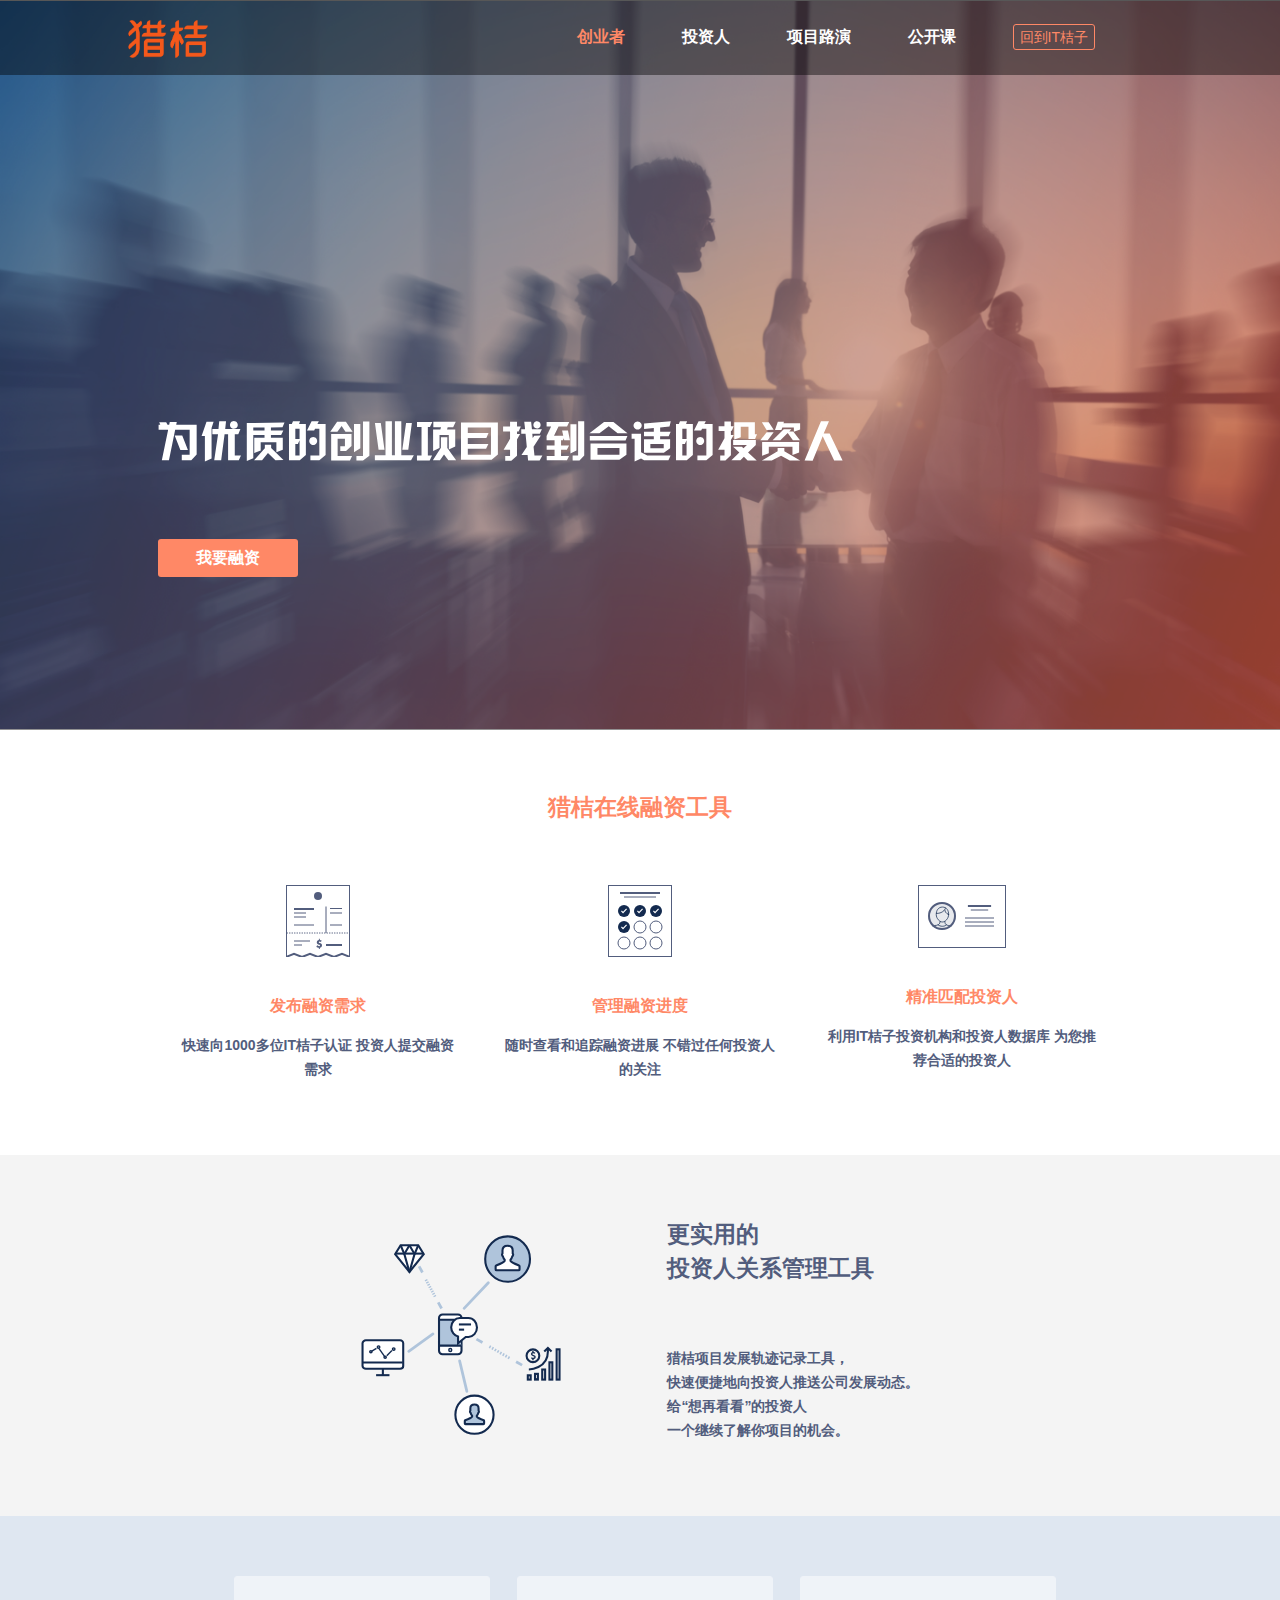
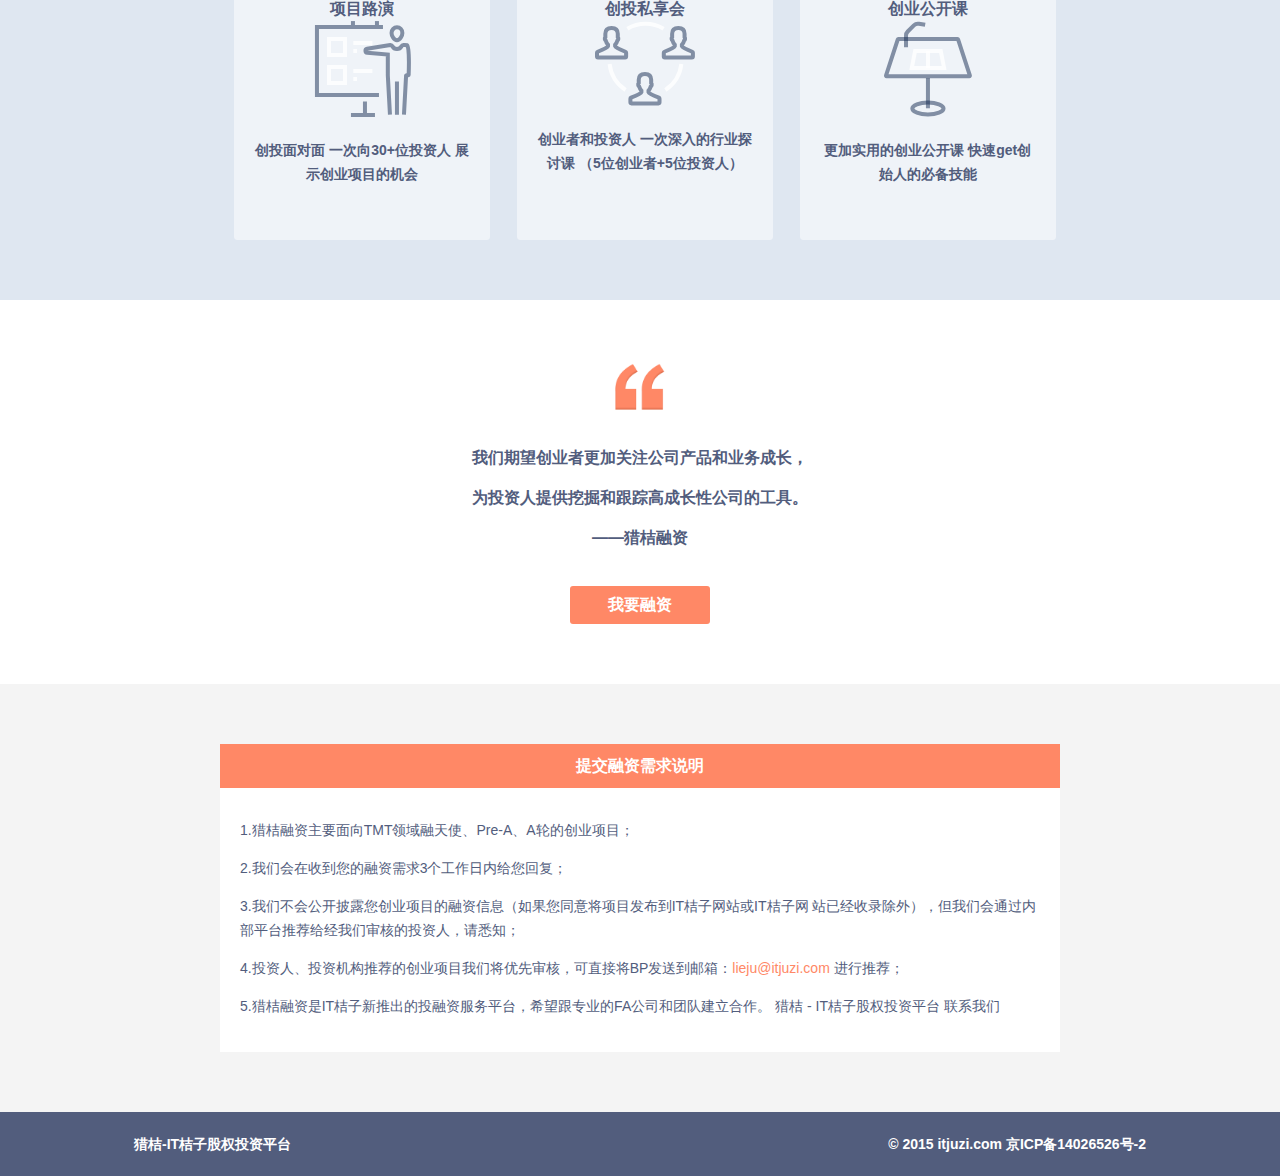
<file: -_2015-/entrepreneur/index.html>
<!DOCTYPE html>
<html lang="en">

<head>
    <meta charset="UTF-8">
    <link rel="stylesheet" href="css/normalise.css">
    <link rel="stylesheet" href="css/style.css" />
    <link href="http://itjuzi.com/asset/app/favicon.png" rel="icon" async="async" type="image">
    <meta name="viewport" content="width=device-width, initial-scale=1, user-scalable=no">
    <title>猎桔-创业者</title>
</head>

<body>
    <div class="entrepreneur">
        <section class="lieju-banner">
            <nav>
                <div class="lieju-content">
                    <a href="http://itjuzi.com/special/lieju/"> <img src="images/lieju_logo.svg" alt="logo" class="logo" /></a>
                    <ul>
                        <li><a href="javascript:void(0)" class="orange">创业者</a></li>
                        <li><a href="http://itjuzi.com/special/lieju-investor/">投资人</a></li>
                        <li><a href="http://itjuzi.com/special/luyan">项目路演</a></li>
                        <li><a href="http://itjuzi.com/special/public-class/">公开课</a></li>
                        <li><a href="http://www.itjuzi.com" class="back">回到IT桔子</a></li>
                    </ul>
                </div>
            </nav>
            <div class="lieju-content">
                <article>
                    <p><img src="images/TITLE 2(1).svg"></p>
                    <span><a href="http://itjuzi.com/ljinvst/index" class="apply">我要融资</a></span>
                </article>
            </div>
        </section>
        <section class="lieju-item lieju-content">
            <h3 class="orange">猎桔在线融资工具</h3>
            <article>
                <a href="javascript:void(#)"><img src="images/feature_1.svg" alt="发布融资需求" /></a>
                <h4><a href="javascript:void(#)">发布融资需求</a></h4>
                <p>快速向1000多位IT桔子认证 投资人提交融资需求</p>
            </article>
            <article>
                <a href="javascript:void(#)"><img src="images/fearture_2.svg" alt="管理融资进度" /></a>
                <h4><a href="javascript:void(#)">管理融资进度</a></h4>
                <p>随时查看和追踪融资进展 不错过任何投资人的关注</p>
            </article>
            <article>
                <a href="javascript:void(#)"><img src="images/feature_3.svg" alt="精准匹配投资人" /></a>
                <h4><a href="javascript:void(#)">精准匹配投资人</a></h4>
                <p>利用IT桔子投资机构和投资人数据库 为您推荐合适的投资人</p>
            </article>
        </section>
        <section class="lieju-assistant">
            <div class="lieju-content">
                <img src="images/fearure_4_relation.svg" alt="relation" />
                <div class="gongju">
                    <h3>更实用的</br>投资人关系管理工具 </h3>
                    <p>猎桔项目发展轨迹记录工具，</br> 快速便捷地向投资人推送公司发展动态。</br> 给“想再看看”的投资人 </br>一个继续了解你项目的机会。</p>
                </div>
            </div>
        </section>
        <section class="lieju-item2">
            <div class="lieju-content">
                <a href="http://itjuzi.com/special/luyan">
                    <article>
                        <h4>项目路演</h4>
                        <img src="images/blue_feature_1.svg" alt="项目路演" />
                        <p>创投面对面 一次向30+位投资人 展示创业项目的机会</p>
                    </article>
                </a>
                <a href="javascript:void(#)">
                    <article>
                        <h4>创投私享会</h4>
                        <img src="images/blue_feature_2.svg" alt="创投私享会" />
                        <p>创业者和投资人 一次深入的行业探讨课 （5位创业者+5位投资人）</p>
                    </article>
                </a>
                <a href="javascript:void(#)">
                    <article>
                        <h4>创业公开课</h4>
                        <img src="images/blue_feature_3.svg" alt="创业公开课" />
                        <p>更加实用的创业公开课 快速get创始人的必备技能</p>
                    </article>
                </a>
            </div>
        </section>
        <section class="lieju-financing lieju-content">
            <img src="images/quotes_12.png" alt="猎桔融资" class="quotes" />
            <p>我们期望创业者更加关注公司产品和业务成长，</p>
            <p>为投资人提供挖掘和跟踪高成长性公司的工具。</p>
            <p>——猎桔融资</p>
            <span><a href="http://itjuzi.com/ljinvst/index"  class="apply">我要融资</a></span>
        </section>
        <section class="lieju-waiting" id="lieju-waiting">
            <div class="footer-detail lieju-content">
                <h3>提交融资需求说明</h3>
                <p>1.猎桔融资主要面向TMT领域融天使、Pre-A、A轮的创业项目；</p>
                <p>2.我们会在收到您的融资需求3个工作日内给您回复；</p>
                <p>3.我们不会公开披露您创业项目的融资信息（如果您同意将项目发布到IT桔子网站或IT桔子网 站已经收录除外），但我们会通过内部平台推荐给经我们审核的投资人，请悉知；</p>
                <p>4.投资人、投资机构推荐的创业项目我们将优先审核，可直接将BP发送到邮箱：<span class="orange">lieju@itjuzi.com</span> 进行推荐；</p>
                <p>5.猎桔融资是IT桔子新推出的投融资服务平台，希望跟专业的FA公司和团队建立合作。 猎桔 - IT桔子股权投资平台 联系我们</p>
            </div>
        </section>
        <footer>
            <div class="bottom">
                <div class="lieju-content">
                    <p class="left">
                        <a href="http://itjuzi.com/special/lieju/">猎桔-IT桔子股权投资平台</a>
                    </p>
                    <p class="right">© 2015 itjuzi.com 京ICP备14026526号-2</p>
                </div>
            </div>
        </footer>
    </div>
</body>

</html>
</file>
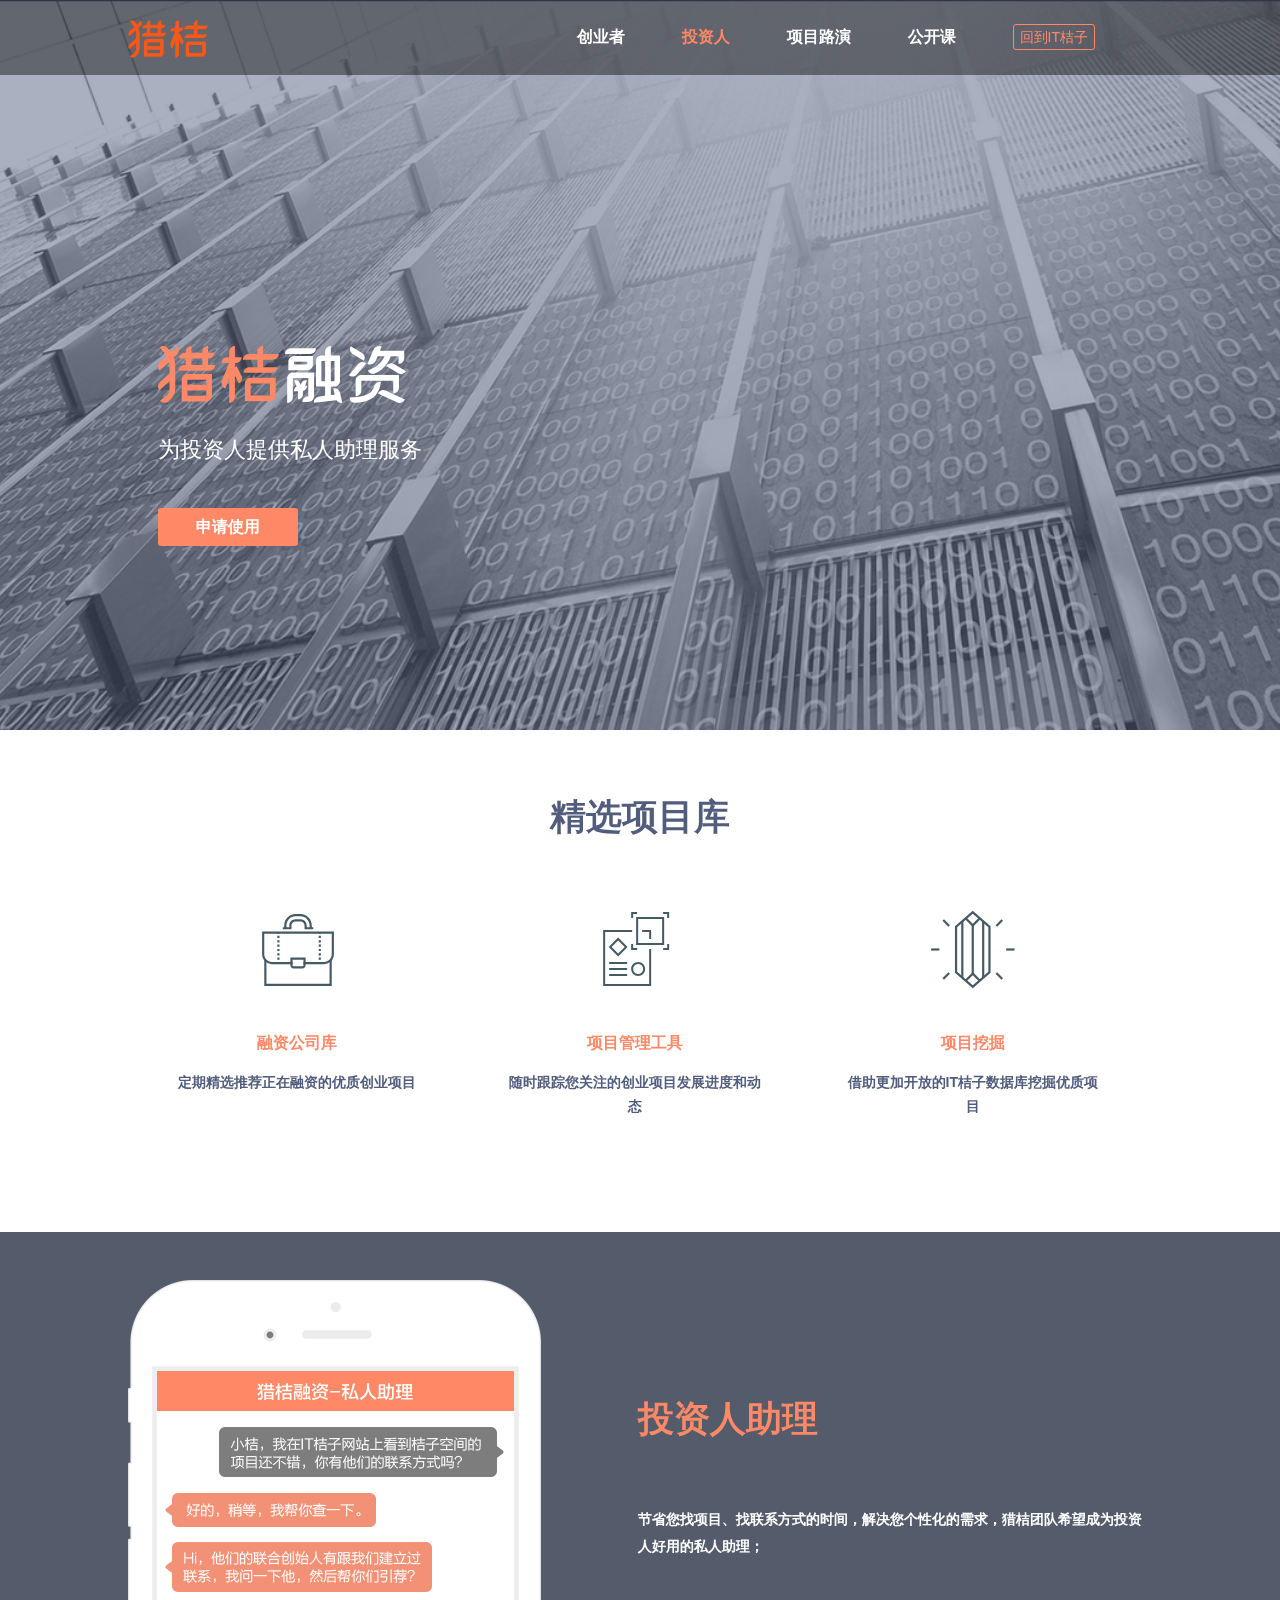
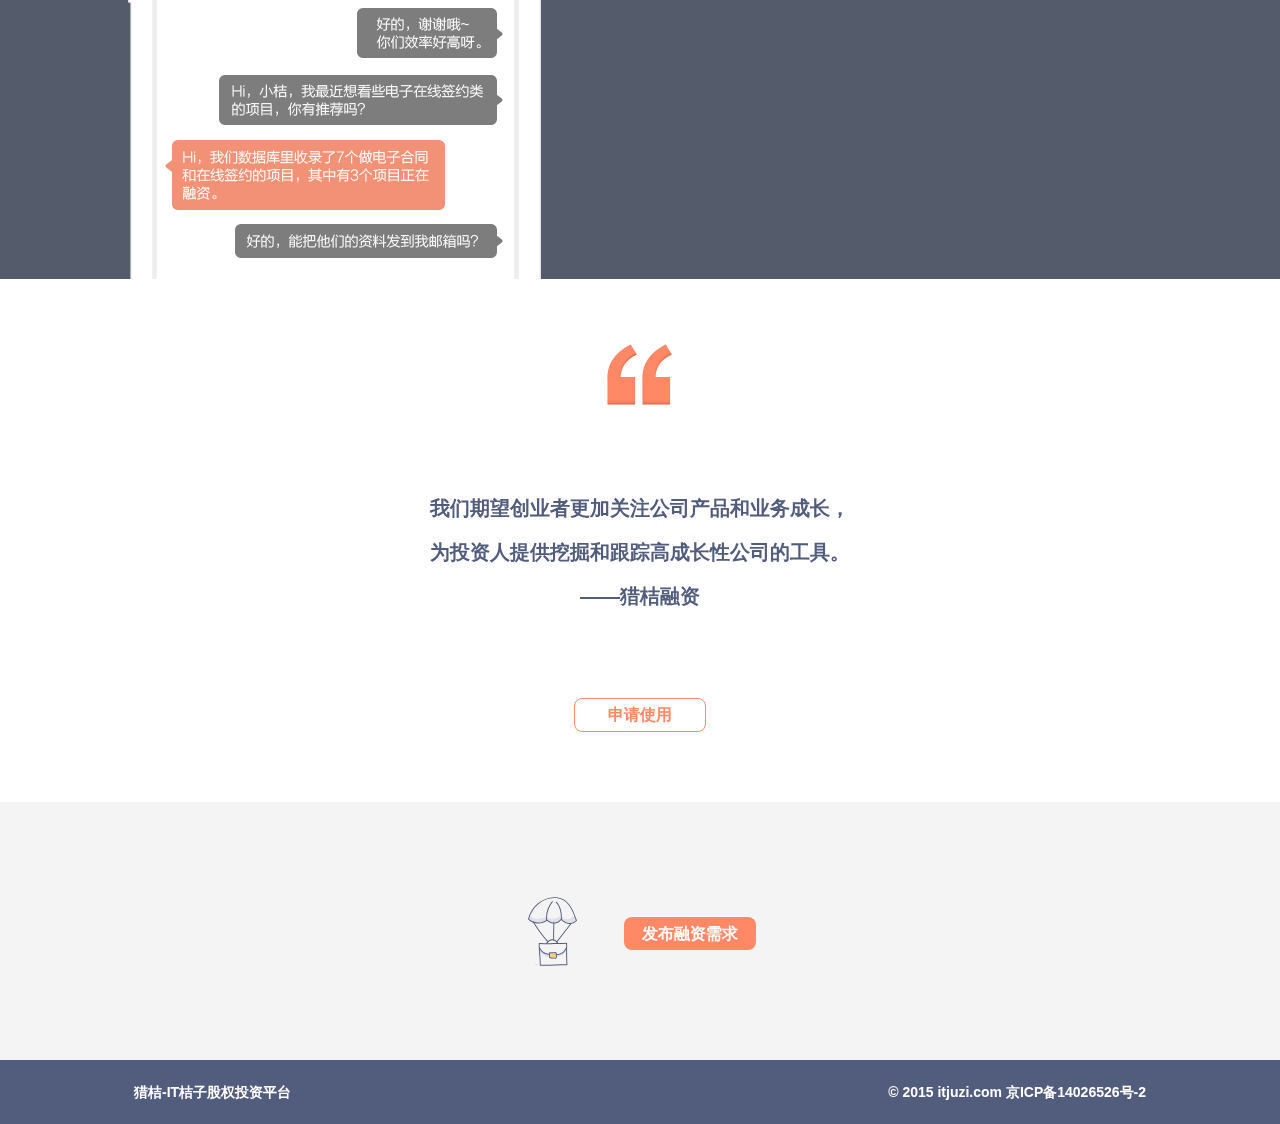
<file: -_2015-/investor/index.html>
<!DOCTYPE html>
<html lang="en">

<head>
    <meta charset="UTF-8">
    <link rel="stylesheet" href="css/normalise.css">
    <link rel="stylesheet" href="css/style.css" />
    <link href="http://itjuzi.com/asset/app/favicon.png" rel="icon" async="async" type="image">
    <meta name="viewport" content="width=device-width, initial-scale=1, user-scalable=no">
    <title>猎桔-投资人</title>
</head>

<body>
    <section class="lieju-banner">
        <nav>
            <div class="lieju-content">
                <a href="http://itjuzi.com/special/lieju/"> <img src="images/lieju_logo.svg" alt="logo" class="logo" /></a>
                <ul>
                    <li><a href="http://itjuzi.com/special/lieju/">创业者</a></li>
                    <li><a href="javascript:void(0)" class="orange">投资人</a></li>
                    <li><a href="http://itjuzi.com/special/luyan">项目路演</a></li>
                    <li><a href="http://itjuzi.com/special/public-class/">公开课</a></li>
                    <li><a href="http://www.itjuzi.com" class="back">回到IT桔子</a></li>
                </ul>
            </div>
        </nav>
        <div class="lieju-content">
            <article>
                <h1><img src="images/lieju-LOGO.svg" alt="logo" /></h1>
                <p>为投资人提供私人助理服务</p>
                <span><a href="http://form.mikecrm.com/f.php?t=8lvibk"  class="apply">申请使用</a></span>
            </article>
        </div>
    </section>
    <section class="lieju-item lieju-content">
        <h3>精选项目库</h3>
        <article>
            <a href="javascript:void(0)"><img src="images/three%20icons-2.svg" alt="精选公司库" /></a>
            <h4><a href="javascript:void(0)">融资公司库</a></h4>
            <p>定期精选推荐正在融资的优质创业项目</p>
        </article>
        <article>
            <a href="javascript:void(0)"><img src="images/three%20icons-1.svg" alt="项目管理工具" /></a>
            <h4><a href="javascript:void(0)">项目管理工具</a></h4>
            <p>随时跟踪您关注的创业项目发展进度和动态</p>
        </article>
        <article>
            <a href="javascript:void(0)"><img src="images/three%20icons-3.svg" alt="项目挖掘" /></a>
            <h4><a href="javascript:void(0)">项目挖掘</a></h4>
            <p>借助更加开放的IT桔子数据库挖掘优质项目</p>
        </article>
    </section>
    <section class="lieju-assistant">
        <div class="lieju-content">
            <div class="left"><img src="images/phone_08.png" alt="phone" /></div>
            <div class="right">
                <h3>投资人助理</h3>
                <p>节省您找项目、找联系方式的时间，解决您个性化的需求，猎桔团队希望成为投资人好用的私人助理；</p>
            </div>
        </div>
    </section>
    <section class="lieju-financing lieju-content">
        <img src="images/quotes_12.png" alt="猎桔融资" class="quotes" />
        <p>我们期望创业者更加关注公司产品和业务成长，</p>
        <p>为投资人提供挖掘和跟踪高成长性公司的工具。</p>
        <p>——猎桔融资</p>
        <span><a href="http://form.mikecrm.com/f.php?t=8lvibk"  class="apply-border">申请使用</a></span>
    </section>
    <section class="lieju-waiting" id="lieju-waiting">
        <div class="lieju-content">
            <p><a href="http://itjuzi.com/ljinvst/index" class="apply-push">发布融资需求</a></p>
        </div>
    </section>
    <footer>
        <div class="bottom">
            <div class="lieju-content">
                <p class="left">
                    <a href="http://itjuzi.com/special/lieju/">猎桔-IT桔子股权投资平台</a>
                </p>
                <p class="right">© 2015 itjuzi.com 京ICP备14026526号-2</p>
            </div>
        </div>
    </footer>
</body>

</html>
</file>
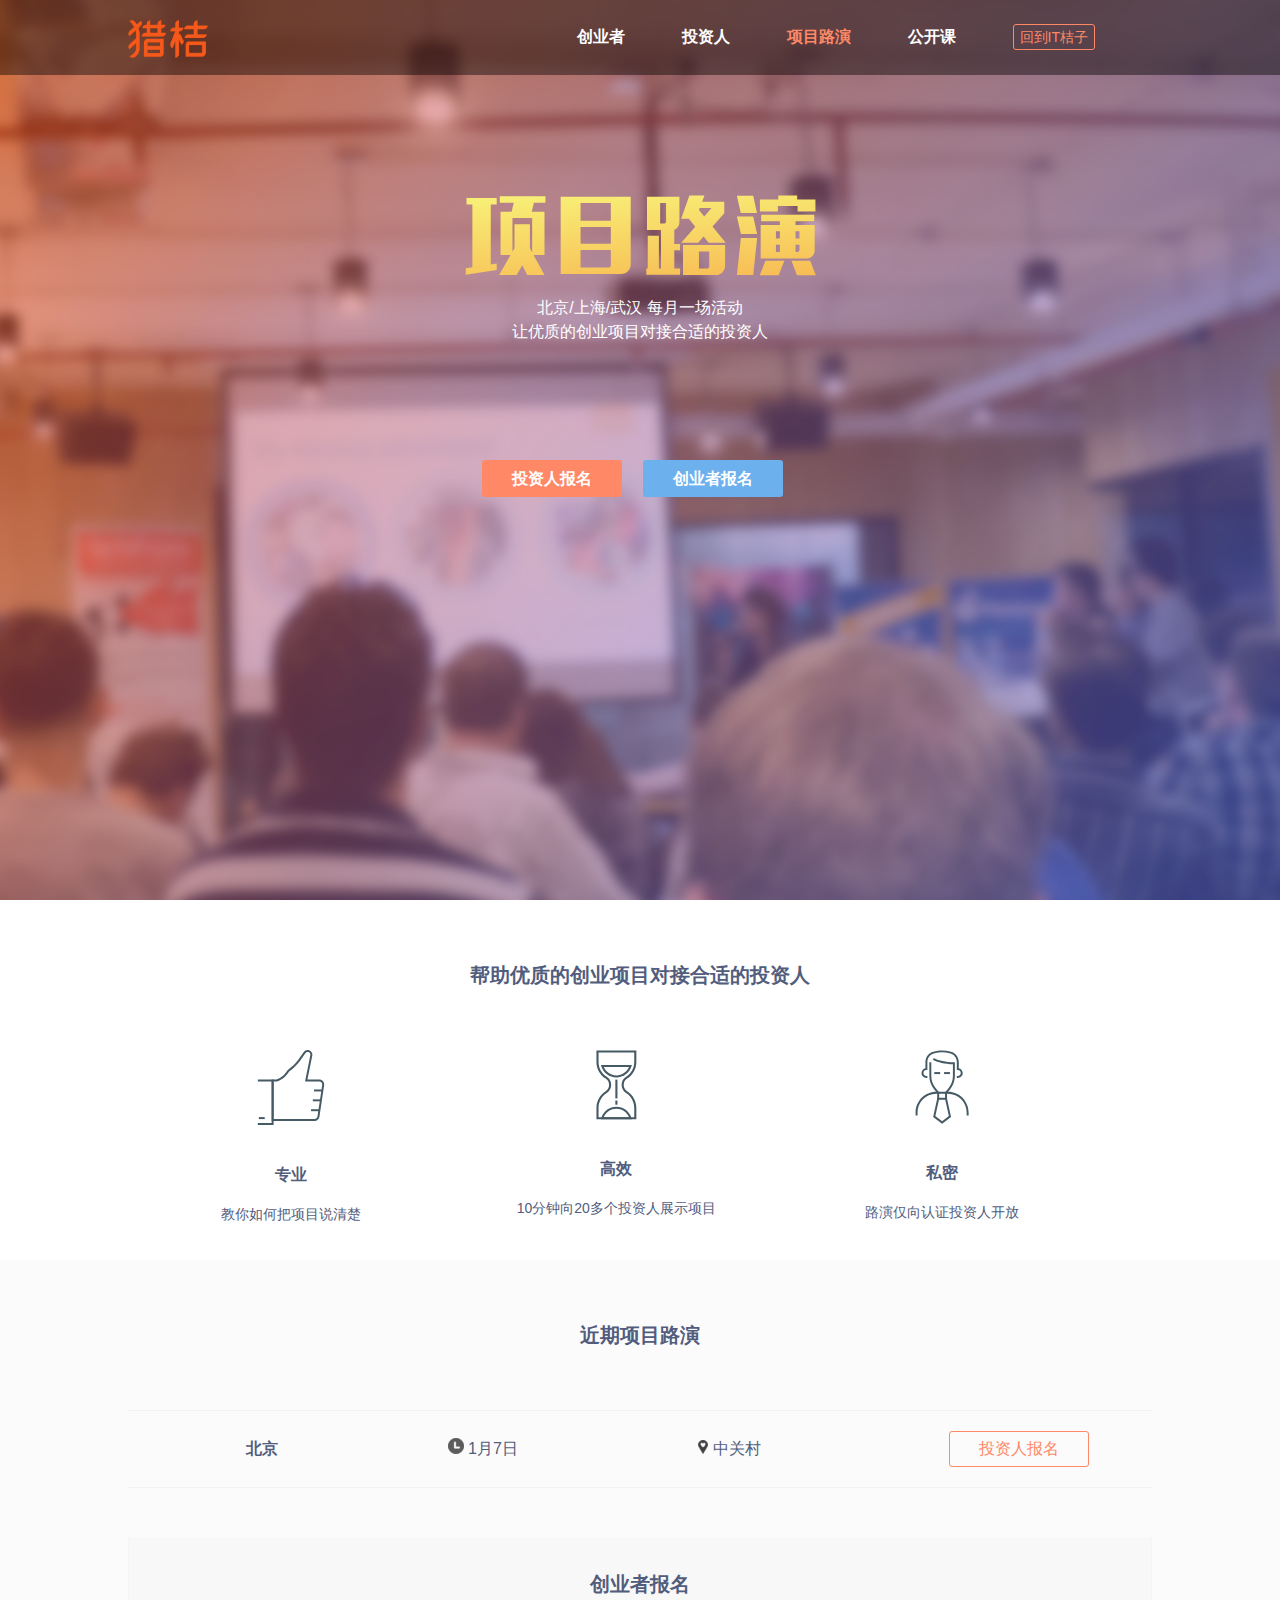
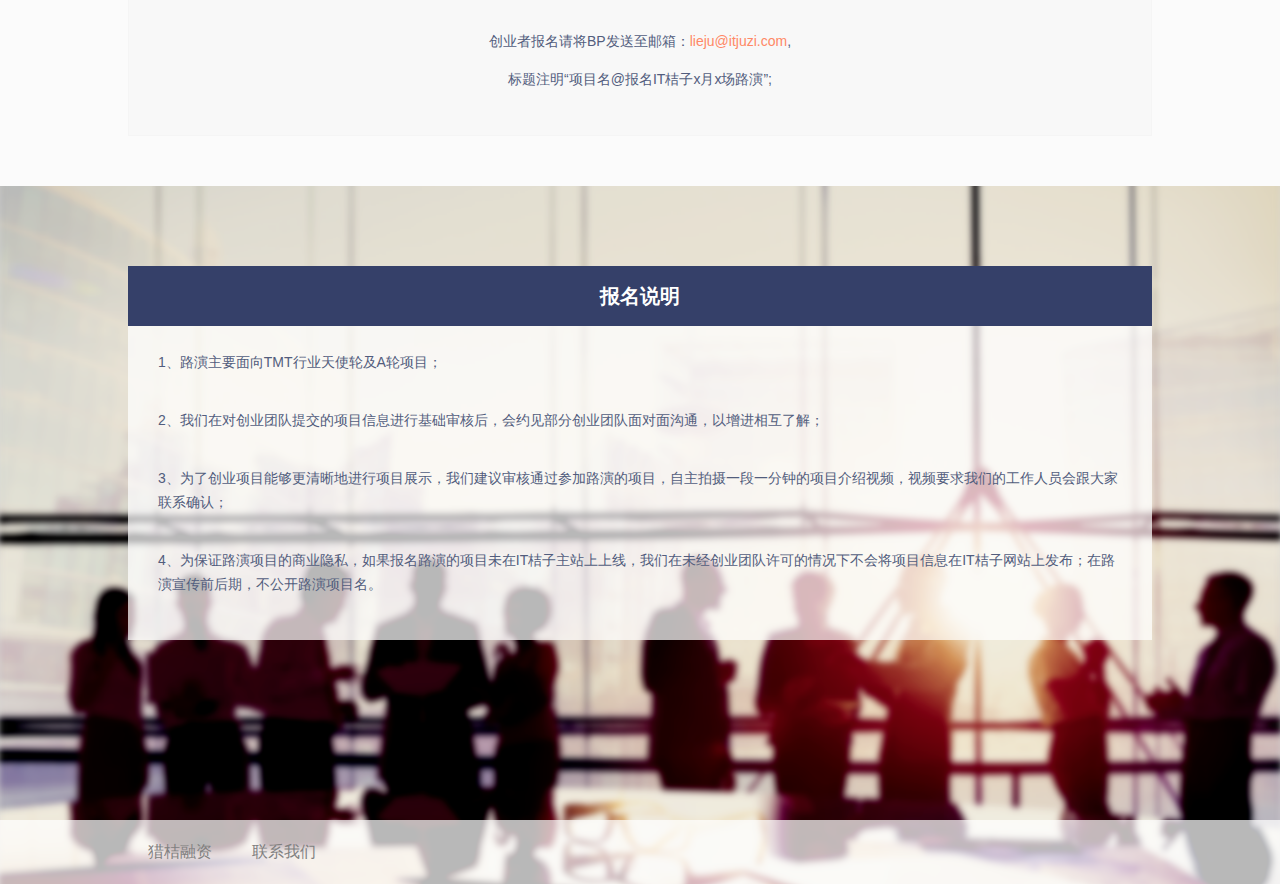
<file: -_2015-/roadshow/index.html>
<!DOCTYPE html>
<html lang="en">

<head>
    <meta charset="UTF-8">
    <link rel="stylesheet" href="css/normalise.css">
    <link rel="stylesheet" href="css/style.css" />
    <link href="http://itjuzi.com/asset/app/favicon.png" rel="icon" async="async" type="image">
    <meta name="viewport" content="width=device-width, initial-scale=1, user-scalable=no">
    <title>猎桔-项目路演</title>
</head>

<body>
    <section class="roadshow-banner">
        <nav>
            <div class="roadshow-content">
                <a href="http://itjuzi.com/special/lieju/"><img src="images/lieju_logo.svg" alt="logo" class="logo" /></a>
                <ul>
                    <li><a href="http://itjuzi.com/special/lieju/">创业者</a></li>
                    <li><a href="http://itjuzi.com/special/lieju-investor/">投资人</a></li>
                    <li><a href="http://itjuzi.com/special/luyan" class="orange">项目路演</a></li>
                    <li><a href="http://itjuzi.com/special/public-class/">公开课</a></li>
                    <li><a href="http://www.itjuzi.com" class="back">回到IT桔子</a></li>
                </ul>
            </div>
        </nav>
        <div class="roadshow-content">
            <article>
                <h1><img src="images/head-page-title.svg" alt="logo" /></h1>
                <p>北京/上海/武汉 每月一场活动</p>
                <p>让优质的创业项目对接合适的投资人</p>
                <div><span><a href="#about-us"  class="apply investor">投资人报名</a></span>
                    <span><a href="#about-us"  class="apply entrepreneur">创业者报名</a></span></div>
            </article>
        </div>
    </section>
    <section class="roadshow-item roadshow-content">
        <h3>帮助优质的创业项目对接合适的投资人</h3>
        <article>
            <a href="javascript:void(0)"><img src="images/Imported Layers1.svg" alt="专业" /></a>
            <h4><a href="javascript:void(0)">专业</a></h4>
            <p>教你如何把项目说清楚</p>
        </article>
        <article>
            <a href="javascript:void(0)"><img src="images/Imported Layers2.svg" alt="高效" /></a>
            <h4><a href="javascript:void(0)">高效</a></h4>
            <p>10分钟向20多个投资人展示项目</p>
        </article>
        <article>
            <a href="javascript:void(0)"><img src="images/Imported Layers3.svg" alt="私密" /></a>
            <h4><a href="javascript:void(0)">私密</a></h4>
            <p>路演仅向认证投资人开放</p>
        </article>
    </section>
    <section class="roadshow-assistant" id="about-us">
        <div class="roadshow-content">
            <h3>近期项目路演</h3>
            <ul>
                <li><span class="place">北京</span>
                    <span><img src="images/time_16px.png"> 1月7日</span>
                    <span class="location"><img src="images/location_16px.png"> 中关村 </span>
                    <a href="http://t.cn/R44IbxG" target="blank">投资人报名</a></li>
               
            </ul>
            <div class="apply-entrepreneur">
                <h3>创业者报名</h3>
                <p>创业者报名请将BP发送至邮箱：<span>lieju@itjuzi.com</span>,</p>
                <p>标题注明“项目名@报名IT桔子x月x场路演”;</p>
            </div>
        </div>
    </section>
    <section class="roadshow-footer">
        <div class="footer-detail roadshow-content">
            <h3>报名说明</h3>
            <p>1、路演主要面向TMT行业天使轮及A轮项目；</p>
            <p>2、我们在对创业团队提交的项目信息进行基础审核后，会约见部分创业团队面对面沟通，以增进相互了解；</p>
            <p>3、为了创业项目能够更清晰地进行项目展示，我们建议审核通过参加路演的项目，自主拍摄一段一分钟的项目介绍视频，视频要求我们的工作人员会跟大家联系确认；</p>
            <p>4、为保证路演项目的商业隐私，如果报名路演的项目未在IT桔子主站上上线，我们在未经创业团队许可的情况下不会将项目信息在IT桔子网站上发布；在路演宣传前后期，不公开路演项目名。</p>
        </div>
        <div class="bottom">
            <ul class="roadshow-content">
                <li><a href="http://itjuzi.com/special/lieju/">猎桔融资</a></li>
                <li><a href="mailto:lieju@itjuzi.com" target="_blank">联系我们</a></li>
            </ul>
        </div>
    </section>
</body>

</html>
</file>
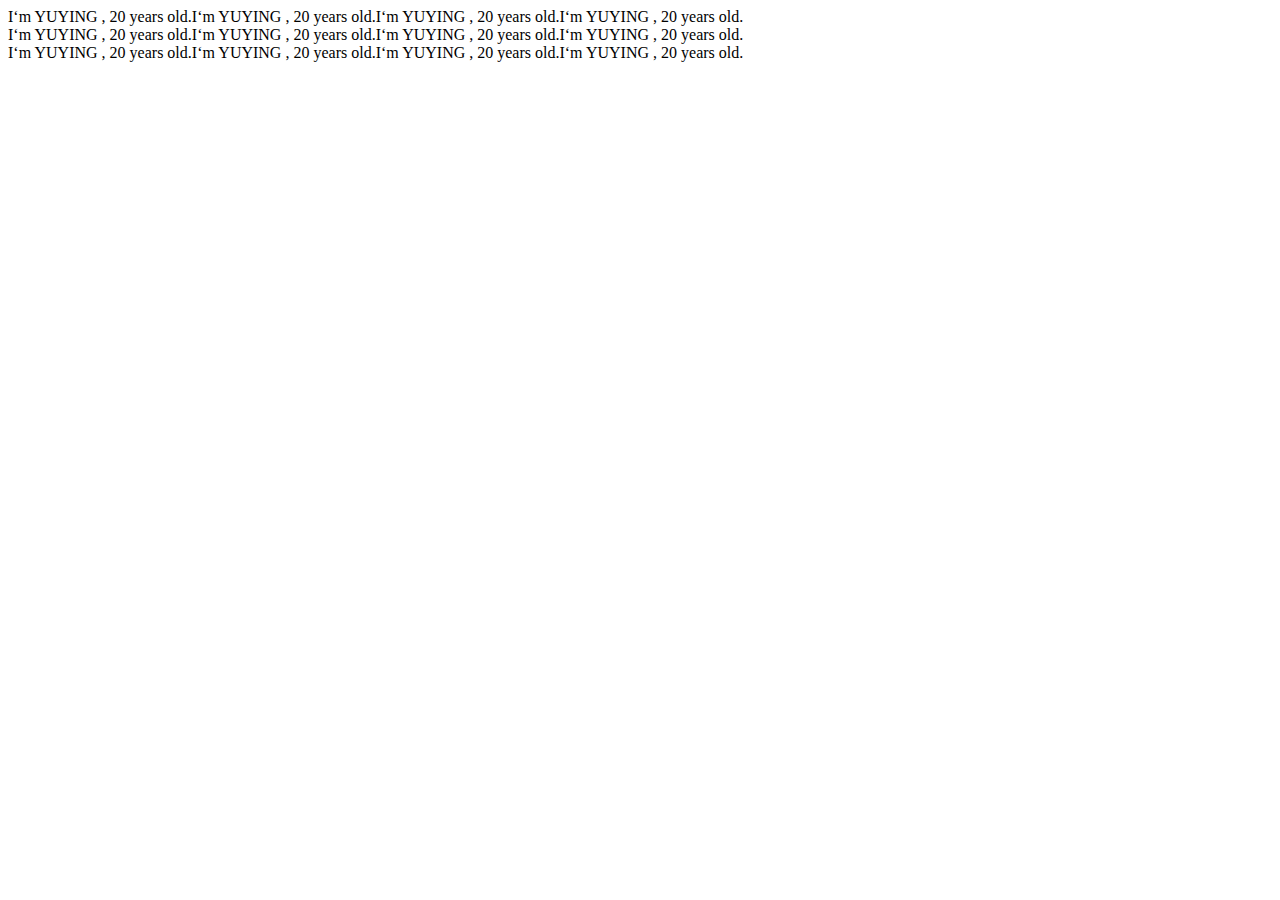
<file: -_2015-/investor/css/demo.html>
<!DOCTYPE html>
<html lang="en">
<head>
	<meta charset="UTF-8">
	<title>换行机制练习</title>
	<style type="text/css" media="screen">
		.wrap{
			word-wrap: break-word;
		}
		.break-break{
			word-break: break-all;
		}
		.white{
			white-space: all;
		}
	</style>
	
</head>
<body>
    <div class="wrap"> I‘m  YUYING , 20 years old.I‘m  YUYING , 20 years old.I‘m  YUYING , 20 years old.I‘m  YUYING , 20 years old. </div>
    <div class="break">I‘m  YUYING , 20 years old.I‘m  YUYING , 20 years old.I‘m  YUYING , 20 years old.I‘m  YUYING , 20 years old.</div>
    <div class="white">I‘m  YUYING , 20 years old.I‘m  YUYING , 20 years old.I‘m  YUYING , 20 years old.I‘m  YUYING , 20 years old.</div>
</body>
</html>
</file>
<file: -_2015-/entrepreneur/css/style.css>
body,
h1,
h2,
h3,
h4,
h5,
h6,
ul,
li,
a {
  margin: 0;
  padding: 0;
  font-family: 'Hiragino Sans GB', 'Segoe UI', 'Microsoft Yahei', 'WenQuanYi Micro Hei', Arial, Simsun, sans-serif;
  color: #525d7d;
  font-weight: 600;
  line-height: 1.5em;
}
p {
  font-size: 14px;
}
.left {
  float: left;
}
.right {
  float: right;
}
.orange {
  color: #f86;
}
.entrepreneur nav {
  background-color: rgba(0, 0, 0, 0.42);
}
.entrepreneur nav .logo {
  padding-top: 20px;
  padding-bottom: 10px;
}
.entrepreneur nav ul {
  float: right;
  padding-top: 25px;
  display: inline-block;
}
.entrepreneur nav li {
  float: left;
  list-style: none;
  margin-right: 57px;
  color: #fff;
}
.entrepreneur nav a {
  text-decoration: none;
  color: #525d7d;
}
.entrepreneur nav .back {
  padding: 4px 6px;
  border: 1px solid #f86;
  border-radius: 3px;
  color: #f86 !important;
  font-weight: 400;
  font-size: 14px;
}
.entrepreneur .lieju-content {
  width: 80%;
  max-width: 1080px;
  margin: 0 auto;
}
.entrepreneur .lieju-content h3 {
  font-size: 23px;
  margin: 60px auto;
  text-align: center;
}
.entrepreneur .lieju-content .apply {
  background-color: #F86;
  text-decoration: none;
  color: #fff;
  padding: 7px 38px;
  border-radius: 3px;
  font-size: 16px;
  margin-top: 24px;
  display: inline-block;
}
.entrepreneur .lieju-content .apply-border {
  border: 1px solid #f86;
  text-decoration: none;
  color: #f86;
  padding: 4px 33px;
  border-radius: 8px;
  font-size: 16px;
}
.entrepreneur .lieju-content .apply-push {
  background-color: #F86;
  text-decoration: none;
  color: #fff;
  padding: 8px 18px;
  border-radius: 8px;
  font-size: 16px;
}
.entrepreneur .lieju-content a:hover {
  opacity: 0.8;
}
.entrepreneur .lieju-banner {
  background: url("../images/header_pic.png") center center no-repeat;
  background-size: cover;
  height: 100vh;
  min-height: 606px;
  max-height: 730px;
  margin-top: 0;
}
.entrepreneur .lieju-banner a {
  text-decoration: none;
  color: #fff;
}
.entrepreneur .lieju-banner a.orange {
  color: #f86;
}
.entrepreneur .lieju-banner article {
  font-size: 24px;
  padding: 318px 30px 0 30px;
  color: #fff;
}
.entrepreneur .lieju-banner article span {
  color: #FF8866;
}
.entrepreneur .lieju-banner article p {
  font-weight: 600;
  margin: 28px 0 46px 0;
}
.entrepreneur .lieju-item {
  background-color: #fff;
  text-align: center;
  margin-bottom: 60px;
  display: block;
  overflow: auto;
}
.entrepreneur .lieju-item h4 {
  margin: 30px auto 15px auto;
}
.entrepreneur .lieju-item h4 a {
  text-decoration: none;
  color: #FF8866;
}
.entrepreneur .lieju-item article {
  width: 27%;
  text-align: center;
  margin: 0 2%;
  display: inline-block;
  vertical-align: top;
}
.entrepreneur .lieju-item article img {
  transition: all 0.2s;
  -webkit-transition: all 0.2s;
  -moz-transition: all 0.2s;
  cursor: default;
}
.entrepreneur .lieju-item article a {
  cursor: default;
}
.entrepreneur .lieju-item article a:hover img {
  -webkit-transform: scale(1.1);
  -moz-transform: scale(1.1);
  -ms-transform: scale(1.1);
  transform: scale(1.1);
}
.entrepreneur .lieju-assistant {
  background-color: #f4f4f4;
  display: block;
  overflow: auto;
  text-align: center;
  padding-bottom: 60px;
}
.entrepreneur .lieju-assistant img {
  max-width: 200px;
  margin-top: 80px;
  margin-right: 10%;
}
.entrepreneur .lieju-assistant .gongju {
  text-align: left;
  display: inline-block;
}
.entrepreneur .lieju-assistant .gongju h3 {
  text-align: left;
}
.entrepreneur .lieju-financing {
  text-align: center;
  background-color: #fff;
}
.entrepreneur .lieju-financing .quotes {
  width: 50px;
  margin: 60px 0 10px 0;
}
.entrepreneur .lieju-financing p {
  font-size: 16px;
  font-weight: 600;
}
.entrepreneur .lieju-financing .apply,
.entrepreneur .lieju-financing .apply-border {
  margin: 20px 0 60px 0;
  display: inline-block;
}
.entrepreneur .lieju-waiting {
  padding: 60px;
  background-color: #f4f4f4;
  font-weight: 400;
}
.entrepreneur .lieju-waiting .footer-detail {
  max-width: 840px;
  padding-bottom: 20px;
  background-color: #fff;
}
.entrepreneur .lieju-waiting .footer-detail h3 {
  background-color: #f86;
  color: #fff;
  font-size: 16px;
  padding: 10px;
  margin: 0 auto 30px auto;
}
.entrepreneur .lieju-waiting p {
  padding: 0 20px;
  text-align: left;
}
.entrepreneur .lieju-item2 {
  background-color: #DFE7F1;
  padding: 60px;
  text-align: center;
}
.entrepreneur .lieju-item2 a {
  display: inline-block;
  width: 30%;
}
.entrepreneur .lieju-item2 article {
  background-color: #EFF3F8;
  border: 1px solid #EFF3F8;
  height: 222px;
  width: 77%;
  margin: 0 16px;
  padding: 20px;
  border-radius: 3px;
  text-align: center;
  display: inline-block;
  vertical-align: top;
}
.entrepreneur .lieju-item2 article p {
  color: #525d7d;
}
.entrepreneur .lieju-item2 article:hover {
  border: 1px solid #909AAF;
}
.entrepreneur footer .bottom {
  background-color: #525D7D;
  overflow: hidden;
  color: #fff;
}
.entrepreneur footer .bottom p {
  padding: 6px;
}
.entrepreneur footer .bottom p a {
  color: #fff;
  text-decoration: none;
  margin-right: 30px;
  display: inline-block;
}
@media (max-width: 900px) {
  nav li {
    margin-right: 10px !important;
  }
  nav li:last-child {
    margin-right: 0;
  }
}
@media (max-width: 840px) {
  .entrepreneur .lieju-item2 a {
    width: 80%;
    margin: 10px;
  }
}
@media (max-width: 800px) {
  .lieju-banner {
    background: url("../images/header_pic.png") center center no-repeat;
  }
  .lieju-banner article img {
    width: 100%;
  }
}
@media (max-width: 745px) {
  .entrepreneur footer .bottom p {
    float: inherit;
    display: block;
    text-align: center;
  }
  .entrepreneur footer .bottom p a {
    margin-right: 10px;
  }
}
@media (max-width: 620px) {
  .entrepreneur .lieju-item article {
    width: 80%;
  }
}
@media (max-width: 570px) {
  nav li:last-child {
    display: none;
  }
}
@media (max-width: 500px) {
  nav .lieju-content {
    width: 90% !important;
  }
  .entrepreneur .lieju-waiting .footer-detail {
    width: 100%;
  }
}
@media (max-width: 370px) {
  nav li a:not(.orange) {
    display: none;
  }
}
</file>
<file: -_2015-/investor/css/style.css>
body,
h1,
h2,
h3,
h4,
h5,
h6,
ul,
li,
a {
  margin: 0;
  padding: 0;
  font-family: 'Hiragino Sans GB', 'Segoe UI', 'Microsoft Yahei', 'WenQuanYi Micro Hei', Arial, Simsun, sans-serif;
  color: #525d7d;
  font-weight: 600;
  line-height: 1.5em;
}
p {
  font-size: 14px;
}
.right {
  float: right;
}
.left {
  float: left;
}
.lieju-content {
  width: 80%;
  max-width: 1080px;
  margin: 0 auto;
}
.lieju-content h3 {
  font-size: 36px;
  margin: 60px auto;
  text-align: center;
}
.lieju-content .apply {
  background-color: #FF8866;
  text-decoration: none;
  color: #fff;
  padding: 7px 38px;
  border-radius: 3px;
  margin-top: 24px;
  font-size: 16px;
  display: inline-block;
}
.lieju-content .apply-border {
  border: 1px solid #f86;
  text-decoration: none;
  color: #f86;
  padding: 4px 33px;
  border-radius: 8px;
  font-size: 16px;
}
.lieju-content .apply-push {
  background-color: #F86;
  text-decoration: none;
  color: #fff;
  padding: 8px 18px;
  border-radius: 8px;
  font-size: 16px;
}
.lieju-content a:hover {
  opacity: 0.8;
}
.lieju-banner {
  background: url("../images/header_pic.png") center center no-repeat;
  background-size: cover;
  height: 100vh;
  min-height: 606px;
  max-height: 730px;
  margin-top: 0;
}
.lieju-banner a {
  text-decoration: none;
  color: #fff;
}
.lieju-banner a.orange {
  color: #f86;
}
.lieju-banner nav {
  background-color: rgba(0, 0, 0, 0.42);
}
.lieju-banner nav .logo {
  padding-top: 20px;
  padding-bottom: 10px;
}
.lieju-banner nav ul {
  float: right;
  padding-top: 25px;
  display: inline-block;
}
.lieju-banner nav li {
  float: left;
  list-style: none;
  margin-right: 57px;
  color: #fff;
}
.lieju-banner nav a {
  text-decoration: none;
  color: #fff;
}
.lieju-banner nav .back {
  padding: 4px 6px;
  border: 1px solid #f86;
  border-radius: 3px;
  color: #f86 !important;
  font-weight: 400;
  font-size: 14px;
}
.lieju-banner article {
  padding: 270px 30px 0 30px;
  color: #fff;
}
.lieju-banner article span {
  color: #FF8866;
}
.lieju-banner article p {
  font-weight: 400;
  font-size: 22px;
}
.lieju-item {
  background-color: #fff;
  text-align: center;
  margin-bottom: 100px;
  display: block;
  overflow: auto;
}
.lieju-item h4 {
  margin: 30px auto 15px auto;
}
.lieju-item h4 a {
  text-decoration: none;
  color: #FF8866;
}
.lieju-item article {
  float: left;
  width: 25%;
  text-align: center;
  margin: 0 4%;
  display: inline-block;
}
.lieju-item article img {
  transition: all 0.2s;
  -webkit-transition: all 0.2s;
  -moz-transition: all 0.2s;
}
.lieju-item article a:hover img {
  -webkit-transform: scale(1.1);
  -moz-transform: scale(1.1);
  -ms-transform: scale(1.1);
  transform: scale(1.1);
}
.lieju-assistant {
  background-color: #545b6a;
  display: block;
  overflow: auto;
}
.lieju-assistant .left {
  float: left;
  margin: 48px auto -7px auto;
  overflow: hidden;
}
.lieju-assistant .right {
  float: inherit;
  text-align: left;
  padding-top: 100px;
  margin-left: 510px;
  line-height: 1.7em;
  color: #fff;
}
.lieju-assistant .right h3 {
  text-align: left;
  color: #FF8866;
}
.lieju-financing {
  text-align: center;
  background-color: #fff;
}
.lieju-financing .quotes {
  margin: 60px 0;
}
.lieju-financing p {
  font-size: 20px;
  font-weight: 600;
}
.lieju-financing .apply,
.lieju-financing .apply-border {
  margin: 70px 0;
  display: inline-block;
}
.lieju-waiting {
  background-color: #f4f4f4;
  font-weight: 400;
  text-align: center;
  padding: 40px 0;
}
.lieju-waiting .lieju-content {
  background: url("../images/waiting_parachute.svg") 42% no-repeat;
  padding: 60px;
}
.lieju-waiting p {
  margin-left: 100px;
  margin-top: 20px;
  text-align: center;
  color: rgba(128, 128, 128, 0.51);
}
footer .bottom {
  background-color: #525D7D;
  overflow: hidden;
  color: #fff;
}
footer .bottom p {
  padding: 6px;
}
footer .bottom p a {
  color: #fff;
  text-decoration: none;
  margin-right: 30px;
  display: inline-block;
}
@media (max-width: 500px) {
  nav .lieju-content {
    width: 90%;
  }
}
@media (max-width: 570px) {
  .lieju-content h3 {
    font-size: 1.7em;
    margin: 60px auto;
    text-align: center;
  }
  .lieju-content .apply {
    background-color: #FF8866;
    text-decoration: none;
    color: #fff;
    padding: 6px 30px;
    border-radius: 3px;
    font-size: 16px;
  }
  .lieju-content a:hover {
    opacity: 0.8;
  }
  .lieju-banner article {
    font-size: 1.1em;
  }
  .lieju-banner article img {
    width: 130px;
  }
  .lieju-item {
    background-color: #fff;
    text-align: center;
    margin-bottom: 60px;
    display: block;
    overflow: auto;
  }
  .lieju-item h3 {
    margin: 20px auto;
  }
  .lieju-item h4 {
    margin: 30px auto 15px auto;
  }
  .lieju-item h4 a {
    text-decoration: none;
    color: #FF8866;
  }
  .lieju-item article {
    width: 80%;
    text-align: left;
    margin: 0 6%;
    display: inline-block;
  }
  .lieju-item p {
    margin-bottom: 0;
  }
  .lieju-assistant {
    background-color: #545b6a;
    display: block;
    overflow: hidden;
  }
  .lieju-assistant .left {
    text-align: center;
  }
  .lieju-assistant .left img {
    width: 60%;
  }
  .lieju-assistant .right {
    float: left;
    padding-top: 0;
    margin-left: 0;
    line-height: 1.2em;
    color: #fff;
  }
  .lieju-assistant .right h3 {
    color: #FF8866;
    margin: 10px 0 0 0;
    text-align: center;
  }
  .lieju-assistant .right p {
    text-align: center;
  }
  .lieju-financing {
    text-align: center;
    background-color: #fff;
  }
  .lieju-financing .quotes {
    margin: 60px 0;
  }
  .lieju-financing p {
    font-size: 1.1em;
    font-weight: 600;
  }
  .lieju-financing .apply {
    margin: 70px 0;
    display: inline-block;
  }
  .lieju-waiting {
    background-color: #f4f4f4;
    font-weight: 400;
    text-align: center;
  }
  .lieju-waiting .lieju-content {
    background: url("../images/waiting_parachute.svg") 22% no-repeat;
    padding: 60px 20px;
  }
  .lieju-waiting p {
    margin-left: 100px;
    text-align: center;
  }
  footer {
    background-color: #2d3237;
    color: #fff;
    font-weight: 400;
    padding: 1px;
    text-align: center;
  }
  nav li:last-child {
    display: none;
  }
}
@media (max-width: 745px) {
  footer .bottom p {
    float: inherit;
    display: block;
    text-align: center;
  }
  footer .bottom p a {
    margin-right: 10px;
  }
}
@media (max-width: 900px) {
  .lieju-content {
    margin: 0 auto;
  }
  .lieju-content h3 {
    font-size: 1.7em;
    margin: 60px auto;
    text-align: center;
  }
  .lieju-content .apply {
    background-color: #FF8866;
    text-decoration: none;
    color: #fff;
    padding: 6px 30px;
    border-radius: 3px;
    font-size: 16px;
  }
  .lieju-content a:hover {
    opacity: 0.8;
  }
  .lieju-banner {
    background: url("../images/header_pic.png") center center no-repeat;
    background-size: cover;
    height: 606px;
    margin-top: 0;
  }
  .lieju-banner a {
    text-decoration: none;
    color: #fff;
  }
  .lieju-banner article {
    font-size: 1.1em;
    color: #fff;
  }
  .lieju-banner article img {
    width: 40%;
  }
  .lieju-banner article p {
    font-weight: 400;
    margin: 8px 0 46px 0;
  }
  .lieju-item {
    background-color: #fff;
    text-align: center;
    margin-bottom: 100px;
    display: block;
    overflow: auto;
  }
  .lieju-item h4 {
    margin: 30px auto 15px auto;
  }
  .lieju-item h4 a {
    text-decoration: none;
    color: #FF8866;
  }
  .lieju-item article {
    float: left;
    width: 20%;
    text-align: center;
    margin: 0 6%;
    display: inline-block;
  }
  .lieju-item article img {
    transition: all 0.2s;
    -webkit-transition: all 0.2s;
    -moz-transition: all 0.2s;
    cursor: default;
  }
  .lieju-item article a {
    cursor: default;
  }
  .lieju-item article a:hover img {
    -webkit-transform: scale(1.1);
    -moz-transform: scale(1.1);
    -ms-transform: scale(1.1);
    transform: scale(1.1);
  }
  .lieju-assistant {
    background-color: #545b6a;
    display: block;
    overflow: auto;
  }
  .lieju-assistant .left {
    float: left;
    margin: 48px -108px -7px auto;
    overflow: hidden;
  }
  .lieju-assistant .left img {
    width: 60%;
  }
  .lieju-assistant .right {
    text-align: left;
    padding-top: 100px;
    margin-left: -90px;
    line-height: 1.2em;
    color: #fff;
  }
  .lieju-assistant .right h3 {
    text-align: left;
    color: #FF8866;
  }
  .lieju-financing {
    text-align: center;
    background-color: #fff;
  }
  .lieju-financing .quotes {
    margin: 60px 0;
  }
  .lieju-financing p {
    font-size: 1.2em;
    font-weight: 600;
  }
  .lieju-financing .apply {
    margin: 70px 0;
    display: inline-block;
  }
  .lieju-waiting {
    background-color: #f4f4f4;
    font-weight: 400;
    text-align: center;
  }
  .lieju-waiting .lieju-content {
    background: url("../images/waiting_parachute.svg") 33% no-repeat;
    padding: 60px 30px;
  }
  .lieju-waiting p {
    margin-left: 100px;
    text-align: center;
  }
  footer {
    background-color: #2d3237;
    color: #fff;
    font-weight: 400;
    padding: 1px;
    text-align: center;
  }
  nav li {
    margin-right: 10px !important;
  }
  nav li:last-child {
    margin-right: 0;
  }
}
@media (max-width: 370px) {
  nav li a:not(.orange) {
    display: none;
  }
}
</file>
<file: -_2015-/roadshow/css/style.css>
body,
h1,
h2,
h3,
h4,
h5,
h6,
ul,
li,
a {
  margin: 0;
  padding: 0;
  font-family: 'Hiragino Sans GB', 'Segoe UI', 'Microsoft Yahei', 'WenQuanYi Micro Hei', Arial, Simsun, sans-serif;
  color: #525d7d;
  line-height: 1.5em;
}
h1,
h2,
h3,
h4,
h5,
h6 {
  font-weight: 600;
}
p {
  font-size: 14px;
}
.roadshow-content {
  width: 80%;
  max-width: 1080px;
  margin: 0 auto;
}
.roadshow-content h3 {
  font-size: 20px;
  margin: 60px auto;
  text-align: center;
}
.roadshow-content .apply {
  background-color: #FF8866;
  text-decoration: none;
  color: #fff;
  padding: 10px 30px;
  border-radius: 3px;
  font-size: 16px;
}
.roadshow-content a:hover {
  opacity: 0.8;
}
.roadshow-banner {
  background: url("../images/head-pic.png") center center no-repeat;
  background-size: cover;
  font-weight: 600;
  min-height: 100vh;
  margin-top: 0;
}
.roadshow-banner a {
  text-decoration: none;
  color: #fff;
}
.roadshow-banner a.orange {
  color: #f86;
}
.roadshow-banner nav {
  background-color: rgba(0, 0, 0, 0.42);
}
.roadshow-banner nav .logo {
  padding-top: 20px;
  padding-bottom: 10px;
}
.roadshow-banner nav ul {
  float: right;
  padding-top: 25px;
  display: inline-block;
}
.roadshow-banner nav li {
  float: left;
  list-style: none;
  margin-right: 57px;
  color: #fff;
}
.roadshow-banner nav a {
  text-decoration: none;
  color: #fff;
}
.roadshow-banner nav .back {
  padding: 4px 6px;
  border: 1px solid #f86;
  border-radius: 3px;
  color: #f86 !important;
  font-weight: 400;
  font-size: 14px;
}
.roadshow-banner article {
  font-size: 24px;
  text-align: center;
  margin: 120px 30px 0 30px;
  color: #fff;
}
.roadshow-banner article div {
  margin-top: 120px;
}
.roadshow-banner article span {
  color: #FF8866;
  display: inline-block;
  margin-right: 15px;
  margin-bottom: 15px;
}
.roadshow-banner article a.entrepreneur {
  background-color: #6CB1EE;
}
.roadshow-banner article p {
  font-weight: 400;
  font-size: 16px;
  margin: 0;
}
.roadshow-item {
  background-color: #fff;
  text-align: center;
  margin-bottom: 20px;
  display: block;
  overflow: auto;
}
.roadshow-item h4 {
  margin: 30px auto 15px auto;
}
.roadshow-item h4 a {
  text-decoration: none;
  color: #525d7d;
}
.roadshow-item article {
  float: left;
  width: 23%;
  text-align: center;
  margin: 0 45px;
  display: inline-block;
}
.roadshow-item article img {
  transition: all 0.2s;
  -webkit-transition: all 0.2s;
  -moz-transition: all 0.2s;
}
.roadshow-item article a:hover img {
  -webkit-transform: scale(1.1);
  -moz-transform: scale(1.1);
  -ms-transform: scale(1.1);
  transform: scale(1.1);
}
.roadshow-assistant {
  background-color: #FBFBFB;
  display: block;
  overflow: auto;
}
.roadshow-assistant li {
  border-top: 1px solid #F3F3F3;
  padding: 20px;
  list-style: none;
}
.roadshow-assistant li span {
  width: 25%;
  text-align: left;
  display: inline-block;
}
.roadshow-assistant li .place {
  width: 20%;
  font-weight: 600;
  text-align: left;
  display: inline-block;
  margin-left: 10%;
}
.roadshow-assistant li .location {
  text-align: left;
}
.roadshow-assistant li a {
  width: 10%;
  display: inline-block;
  padding: 5px 20px;
  color: #f86;
  text-decoration: none;
  border: 1px solid #f86;
  border-radius: 3px;
  text-align: center;
}
.roadshow-assistant a:hover {
  background-color: #f86;
  color: #fff;
}
.roadshow-assistant li:last-child {
  border-bottom: 1px solid #F3F3F3;
}
.roadshow-assistant .apply-entrepreneur {
  background-color: #F8F8F8;
  border: 1px solid #F5F5F5;
  margin: 50px auto;
  padding-bottom: 30px;
  text-align: center;
}
.roadshow-assistant .apply-entrepreneur h3 {
  margin: 30px;
}
.roadshow-assistant .apply-entrepreneur span {
  color: #f86;
}
.roadshow-assistant .undetermined {
  cursor: not-allowed;
}
.roadshow-footer {
  background: url("../images/footer-pic.png") no-repeat center center;
  background-size: cover;
  padding-top: 80px;
  text-align: center;
  background-color: #fff;
}
.roadshow-footer .footer-detail {
  margin: 0 auto;
  padding-bottom: 20px;
  background-color: rgba(255, 255, 255, 0.72);
}
.roadshow-footer .footer-detail h3 {
  background-color: #354069;
  color: #fff;
  padding: 15px;
  margin: 0;
}
.roadshow-footer .footer-detail p {
  text-align: left;
  padding: 10px 30px;
}
.roadshow-footer .bottom {
  overflow: hidden;
  margin-top: 180px;
  background-color: rgba(255, 255, 255, 0.72);
}
.roadshow-footer .bottom li {
  float: left;
  padding: 20px;
  display: inline-block;
}
.roadshow-footer .bottom a {
  color: gray;
  text-decoration: none;
}
@media (max-width: 900px) {
  .roadshow-content {
    width: 80%;
  }
  .roadshow-item article {
    float: left;
    width: 20%;
    margin: 0 6%;
    display: inline-block;
  }
  nav li {
    margin-right: 10px !important;
  }
  nav li:last-child {
    margin-right: 0;
  }
}
@media (max-width: 800px) {
  .roadshow-assistant li span {
    width: 25%;
    text-align: left;
    display: inline-block;
  }
  .roadshow-assistant li .place {
    width: 10%;
    font-weight: 600;
    text-align: left;
    display: inline-block;
    margin-left: 10%;
  }
  .roadshow-assistant li .location {
    text-align: left;
  }
  .roadshow-assistant li a {
    width: inherit;
  }
  .roadshow-assistant a:hover {
    background-color: #f86;
    color: #fff;
  }
  .roadshow-assistant li:last-child {
    border-bottom: 1px solid #F3F3F3;
  }
  .roadshow-assistant .apply-entrepreneur {
    background-color: #F8F8F8;
    border: 1px solid #F5F5F5;
    margin: 50px auto;
    padding-bottom: 30px;
    text-align: center;
  }
  .roadshow-assistant .apply-entrepreneur h3 {
    margin: 30px;
  }
  .roadshow-assistant .apply-entrepreneur span {
    color: #f86;
  }
}
@media (max-width: 745px) {
  .roadshow-assistant .roadshow-content {
    width: 100%;
  }
}
@media (max-width: 570px) {
  .roadshow-content {
    width: 80%;
  }
  .roadshow-assistant .roadshow-content {
    width: 100%;
  }
  .roadshow-item article {
    width: 80%;
    text-align: left;
    margin: 0 6%;
    display: inline-block;
  }
  .roadshow-item article img {
    float: left;
    margin: 30px 20px 62px 0;
    transition: all 0.2s;
    -webkit-transition: all 0.2s;
    -moz-transition: all 0.2s;
  }
  .roadshow-item article a:hover img {
    -webkit-transform: scale(1.1);
    -moz-transform: scale(1.1);
    -ms-transform: scale(1.1);
    transform: scale(1.1);
  }
  nav li:last-child {
    display: none;
  }
}
@media (max-width: 500px) {
  nav .roadshow-content {
    width: 90%;
  }
  .roadshow-assistant li .place {
    width: 10%;
    font-weight: 600;
    text-align: left;
    display: block;
    margin-left: 0;
  }
  .roadshow-banner article h1 img {
    width: 80%;
  }
}
@media (max-width: 370px) {
  nav li a:not(.orange) {
    display: none;
  }
}
</file>
<file: -_2015-/entrepreneur/css/normalise.css>
/*! normalize.css v3.0.3 | MIT License | github.com/necolas/normalize.css */

/**
 * 1. Set default font family to sans-serif.
 * 2. Prevent iOS and IE text size adjust after device orientation change,
 *    without disabling user zoom.
 */

html {
  font-family: sans-serif; /* 1 */
  -ms-text-size-adjust: 100%; /* 2 */
  -webkit-text-size-adjust: 100%; /* 2 */
}

/**
 * Remove default margin.
 */

body {
  margin: 0;
}

/* HTML5 display definitions
   ========================================================================== */

/**
 * Correct `block` display not defined for any HTML5 element in IE 8/9.
 * Correct `block` display not defined for `details` or `summary` in IE 10/11
 * and Firefox.
 * Correct `block` display not defined for `main` in IE 11.
 */

article,
aside,
details,
figcaption,
figure,
footer,
header,
hgroup,
main,
menu,
nav,
section,
summary {
  display: block;
}

/**
 * 1. Correct `inline-block` display not defined in IE 8/9.
 * 2. Normalize vertical alignment of `progress` in Chrome, Firefox, and Opera.
 */

audio,
canvas,
progress,
video {
  display: inline-block; /* 1 */
  vertical-align: baseline; /* 2 */
}

/**
 * Prevent modern browsers from displaying `audio` without controls.
 * Remove excess height in iOS 5 devices.
 */

audio:not([controls]) {
  display: none;
  height: 0;
}

/**
 * Address `[hidden]` styling not present in IE 8/9/10.
 * Hide the `template` element in IE 8/9/10/11, Safari, and Firefox < 22.
 */

[hidden],
template {
  display: none;
}

/* Links
   ========================================================================== */

/**
 * Remove the gray background color from active links in IE 10.
 */

a {
  background-color: transparent;
}

/**
 * Improve readability of focused elements when they are also in an
 * active/hover state.
 */

a:active,
a:hover {
  outline: 0;
}

/* Text-level semantics
   ========================================================================== */

/**
 * Address styling not present in IE 8/9/10/11, Safari, and Chrome.
 */

abbr[title] {
  border-bottom: 1px dotted;
}

/**
 * Address style set to `bolder` in Firefox 4+, Safari, and Chrome.
 */

b,
strong {
  font-weight: bold;
}

/**
 * Address styling not present in Safari and Chrome.
 */

dfn {
  font-style: italic;
}

/**
 * Address variable `h1` font-size and margin within `section` and `article`
 * contexts in Firefox 4+, Safari, and Chrome.
 */

h1 {
  font-size: 2em;
  margin: 0.67em 0;
}

/**
 * Address styling not present in IE 8/9.
 */

mark {
  background: #ff0;
  color: #000;
}

/**
 * Address inconsistent and variable font size in all browsers.
 */

small {
  font-size: 80%;
}

/**
 * Prevent `sub` and `sup` affecting `line-height` in all browsers.
 */

sub,
sup {
  font-size: 75%;
  line-height: 0;
  position: relative;
  vertical-align: baseline;
}

sup {
  top: -0.5em;
}

sub {
  bottom: -0.25em;
}

/* Embedded content
   ========================================================================== */

/**
 * Remove border when inside `a` element in IE 8/9/10.
 */

img {
  border: 0;
}

/**
 * Correct overflow not hidden in IE 9/10/11.
 */

svg:not(:root) {
  overflow: hidden;
}

/* Grouping content
   ========================================================================== */

/**
 * Address margin not present in IE 8/9 and Safari.
 */

figure {
  margin: 1em 40px;
}

/**
 * Address differences between Firefox and other browsers.
 */

hr {
  box-sizing: content-box;
  height: 0;
}

/**
 * Contain overflow in all browsers.
 */

pre {
  overflow: auto;
}

/**
 * Address odd `em`-unit font size rendering in all browsers.
 */

code,
kbd,
pre,
samp {
  font-family: monospace, monospace;
  font-size: 1em;
}

/* Forms
   ========================================================================== */

/**
 * Known limitation: by default, Chrome and Safari on OS X allow very limited
 * styling of `select`, unless a `border` property is set.
 */

/**
 * 1. Correct color not being inherited.
 *    Known issue: affects color of disabled elements.
 * 2. Correct font properties not being inherited.
 * 3. Address margins set differently in Firefox 4+, Safari, and Chrome.
 */

button,
input,
optgroup,
select,
textarea {
  color: inherit; /* 1 */
  font: inherit; /* 2 */
  margin: 0; /* 3 */
}

/**
 * Address `overflow` set to `hidden` in IE 8/9/10/11.
 */

button {
  overflow: visible;
}

/**
 * Address inconsistent `text-transform` inheritance for `button` and `select`.
 * All other form control elements do not inherit `text-transform` values.
 * Correct `button` style inheritance in Firefox, IE 8/9/10/11, and Opera.
 * Correct `select` style inheritance in Firefox.
 */

button,
select {
  text-transform: none;
}

/**
 * 1. Avoid the WebKit bug in Android 4.0.* where (2) destroys native `audio`
 *    and `video` controls.
 * 2. Correct inability to style clickable `input` types in iOS.
 * 3. Improve usability and consistency of cursor style between image-type
 *    `input` and others.
 */

button,
html input[type="button"], /* 1 */
input[type="reset"],
input[type="submit"] {
  -webkit-appearance: button; /* 2 */
  cursor: pointer; /* 3 */
}

/**
 * Re-set default cursor for disabled elements.
 */

button[disabled],
html input[disabled] {
  cursor: default;
}

/**
 * Remove inner padding and border in Firefox 4+.
 */

button::-moz-focus-inner,
input::-moz-focus-inner {
  border: 0;
  padding: 0;
}

/**
 * Address Firefox 4+ setting `line-height` on `input` using `!important` in
 * the UA stylesheet.
 */

input {
  line-height: normal;
}

/**
 * It's recommended that you don't attempt to style these elements.
 * Firefox's implementation doesn't respect box-sizing, padding, or width.
 *
 * 1. Address box sizing set to `content-box` in IE 8/9/10.
 * 2. Remove excess padding in IE 8/9/10.
 */

input[type="checkbox"],
input[type="radio"] {
  box-sizing: border-box; /* 1 */
  padding: 0; /* 2 */
}

/**
 * Fix the cursor style for Chrome's increment/decrement buttons. For certain
 * `font-size` values of the `input`, it causes the cursor style of the
 * decrement button to change from `default` to `text`.
 */

input[type="number"]::-webkit-inner-spin-button,
input[type="number"]::-webkit-outer-spin-button {
  height: auto;
}

/**
 * 1. Address `appearance` set to `searchfield` in Safari and Chrome.
 * 2. Address `box-sizing` set to `border-box` in Safari and Chrome.
 */

input[type="search"] {
  -webkit-appearance: textfield; /* 1 */
  box-sizing: content-box; /* 2 */
}

/**
 * Remove inner padding and search cancel button in Safari and Chrome on OS X.
 * Safari (but not Chrome) clips the cancel button when the search input has
 * padding (and `textfield` appearance).
 */

input[type="search"]::-webkit-search-cancel-button,
input[type="search"]::-webkit-search-decoration {
  -webkit-appearance: none;
}

/**
 * Define consistent border, margin, and padding.
 */

fieldset {
  border: 1px solid #c0c0c0;
  margin: 0 2px;
  padding: 0.35em 0.625em 0.75em;
}

/**
 * 1. Correct `color` not being inherited in IE 8/9/10/11.
 * 2. Remove padding so people aren't caught out if they zero out fieldsets.
 */

legend {
  border: 0; /* 1 */
  padding: 0; /* 2 */
}

/**
 * Remove default vertical scrollbar in IE 8/9/10/11.
 */

textarea {
  overflow: auto;
}

/**
 * Don't inherit the `font-weight` (applied by a rule above).
 * NOTE: the default cannot safely be changed in Chrome and Safari on OS X.
 */

optgroup {
  font-weight: bold;
}

/* Tables
   ========================================================================== */

/**
 * Remove most spacing between table cells.
 */

table {
  border-collapse: collapse;
  border-spacing: 0;
}

td,
th {
  padding: 0;
}
</file>
<file: -_2015-/investor/css/normalise.css>
/*! normalize.css v3.0.3 | MIT License | github.com/necolas/normalize.css */

/**
 * 1. Set default font family to sans-serif.
 * 2. Prevent iOS and IE text size adjust after device orientation change,
 *    without disabling user zoom.
 */

html {
  font-family: sans-serif; /* 1 */
  -ms-text-size-adjust: 100%; /* 2 */
  -webkit-text-size-adjust: 100%; /* 2 */
}

/**
 * Remove default margin.
 */

body {
  margin: 0;
}

/* HTML5 display definitions
   ========================================================================== */

/**
 * Correct `block` display not defined for any HTML5 element in IE 8/9.
 * Correct `block` display not defined for `details` or `summary` in IE 10/11
 * and Firefox.
 * Correct `block` display not defined for `main` in IE 11.
 */

article,
aside,
details,
figcaption,
figure,
footer,
header,
hgroup,
main,
menu,
nav,
section,
summary {
  display: block;
}

/**
 * 1. Correct `inline-block` display not defined in IE 8/9.
 * 2. Normalize vertical alignment of `progress` in Chrome, Firefox, and Opera.
 */

audio,
canvas,
progress,
video {
  display: inline-block; /* 1 */
  vertical-align: baseline; /* 2 */
}

/**
 * Prevent modern browsers from displaying `audio` without controls.
 * Remove excess height in iOS 5 devices.
 */

audio:not([controls]) {
  display: none;
  height: 0;
}

/**
 * Address `[hidden]` styling not present in IE 8/9/10.
 * Hide the `template` element in IE 8/9/10/11, Safari, and Firefox < 22.
 */

[hidden],
template {
  display: none;
}

/* Links
   ========================================================================== */

/**
 * Remove the gray background color from active links in IE 10.
 */

a {
  background-color: transparent;
}

/**
 * Improve readability of focused elements when they are also in an
 * active/hover state.
 */

a:active,
a:hover {
  outline: 0;
}

/* Text-level semantics
   ========================================================================== */

/**
 * Address styling not present in IE 8/9/10/11, Safari, and Chrome.
 */

abbr[title] {
  border-bottom: 1px dotted;
}

/**
 * Address style set to `bolder` in Firefox 4+, Safari, and Chrome.
 */

b,
strong {
  font-weight: bold;
}

/**
 * Address styling not present in Safari and Chrome.
 */

dfn {
  font-style: italic;
}

/**
 * Address variable `h1` font-size and margin within `section` and `article`
 * contexts in Firefox 4+, Safari, and Chrome.
 */

h1 {
  font-size: 2em;
  margin: 0.67em 0;
}

/**
 * Address styling not present in IE 8/9.
 */

mark {
  background: #ff0;
  color: #000;
}

/**
 * Address inconsistent and variable font size in all browsers.
 */

small {
  font-size: 80%;
}

/**
 * Prevent `sub` and `sup` affecting `line-height` in all browsers.
 */

sub,
sup {
  font-size: 75%;
  line-height: 0;
  position: relative;
  vertical-align: baseline;
}

sup {
  top: -0.5em;
}

sub {
  bottom: -0.25em;
}

/* Embedded content
   ========================================================================== */

/**
 * Remove border when inside `a` element in IE 8/9/10.
 */

img {
  border: 0;
}

/**
 * Correct overflow not hidden in IE 9/10/11.
 */

svg:not(:root) {
  overflow: hidden;
}

/* Grouping content
   ========================================================================== */

/**
 * Address margin not present in IE 8/9 and Safari.
 */

figure {
  margin: 1em 40px;
}

/**
 * Address differences between Firefox and other browsers.
 */

hr {
  box-sizing: content-box;
  height: 0;
}

/**
 * Contain overflow in all browsers.
 */

pre {
  overflow: auto;
}

/**
 * Address odd `em`-unit font size rendering in all browsers.
 */

code,
kbd,
pre,
samp {
  font-family: monospace, monospace;
  font-size: 1em;
}

/* Forms
   ========================================================================== */

/**
 * Known limitation: by default, Chrome and Safari on OS X allow very limited
 * styling of `select`, unless a `border` property is set.
 */

/**
 * 1. Correct color not being inherited.
 *    Known issue: affects color of disabled elements.
 * 2. Correct font properties not being inherited.
 * 3. Address margins set differently in Firefox 4+, Safari, and Chrome.
 */

button,
input,
optgroup,
select,
textarea {
  color: inherit; /* 1 */
  font: inherit; /* 2 */
  margin: 0; /* 3 */
}

/**
 * Address `overflow` set to `hidden` in IE 8/9/10/11.
 */

button {
  overflow: visible;
}

/**
 * Address inconsistent `text-transform` inheritance for `button` and `select`.
 * All other form control elements do not inherit `text-transform` values.
 * Correct `button` style inheritance in Firefox, IE 8/9/10/11, and Opera.
 * Correct `select` style inheritance in Firefox.
 */

button,
select {
  text-transform: none;
}

/**
 * 1. Avoid the WebKit bug in Android 4.0.* where (2) destroys native `audio`
 *    and `video` controls.
 * 2. Correct inability to style clickable `input` types in iOS.
 * 3. Improve usability and consistency of cursor style between image-type
 *    `input` and others.
 */

button,
html input[type="button"], /* 1 */
input[type="reset"],
input[type="submit"] {
  -webkit-appearance: button; /* 2 */
  cursor: pointer; /* 3 */
}

/**
 * Re-set default cursor for disabled elements.
 */

button[disabled],
html input[disabled] {
  cursor: default;
}

/**
 * Remove inner padding and border in Firefox 4+.
 */

button::-moz-focus-inner,
input::-moz-focus-inner {
  border: 0;
  padding: 0;
}

/**
 * Address Firefox 4+ setting `line-height` on `input` using `!important` in
 * the UA stylesheet.
 */

input {
  line-height: normal;
}

/**
 * It's recommended that you don't attempt to style these elements.
 * Firefox's implementation doesn't respect box-sizing, padding, or width.
 *
 * 1. Address box sizing set to `content-box` in IE 8/9/10.
 * 2. Remove excess padding in IE 8/9/10.
 */

input[type="checkbox"],
input[type="radio"] {
  box-sizing: border-box; /* 1 */
  padding: 0; /* 2 */
}

/**
 * Fix the cursor style for Chrome's increment/decrement buttons. For certain
 * `font-size` values of the `input`, it causes the cursor style of the
 * decrement button to change from `default` to `text`.
 */

input[type="number"]::-webkit-inner-spin-button,
input[type="number"]::-webkit-outer-spin-button {
  height: auto;
}

/**
 * 1. Address `appearance` set to `searchfield` in Safari and Chrome.
 * 2. Address `box-sizing` set to `border-box` in Safari and Chrome.
 */

input[type="search"] {
  -webkit-appearance: textfield; /* 1 */
  box-sizing: content-box; /* 2 */
}

/**
 * Remove inner padding and search cancel button in Safari and Chrome on OS X.
 * Safari (but not Chrome) clips the cancel button when the search input has
 * padding (and `textfield` appearance).
 */

input[type="search"]::-webkit-search-cancel-button,
input[type="search"]::-webkit-search-decoration {
  -webkit-appearance: none;
}

/**
 * Define consistent border, margin, and padding.
 */

fieldset {
  border: 1px solid #c0c0c0;
  margin: 0 2px;
  padding: 0.35em 0.625em 0.75em;
}

/**
 * 1. Correct `color` not being inherited in IE 8/9/10/11.
 * 2. Remove padding so people aren't caught out if they zero out fieldsets.
 */

legend {
  border: 0; /* 1 */
  padding: 0; /* 2 */
}

/**
 * Remove default vertical scrollbar in IE 8/9/10/11.
 */

textarea {
  overflow: auto;
}

/**
 * Don't inherit the `font-weight` (applied by a rule above).
 * NOTE: the default cannot safely be changed in Chrome and Safari on OS X.
 */

optgroup {
  font-weight: bold;
}

/* Tables
   ========================================================================== */

/**
 * Remove most spacing between table cells.
 */

table {
  border-collapse: collapse;
  border-spacing: 0;
}

td,
th {
  padding: 0;
}
</file>
<file: -_2015-/roadshow/css/normalise.css>
/*! normalize.css v3.0.3 | MIT License | github.com/necolas/normalize.css */

/**
 * 1. Set default font family to sans-serif.
 * 2. Prevent iOS and IE text size adjust after device orientation change,
 *    without disabling user zoom.
 */

html {
  font-family: sans-serif; /* 1 */
  -ms-text-size-adjust: 100%; /* 2 */
  -webkit-text-size-adjust: 100%; /* 2 */
}

/**
 * Remove default margin.
 */

body {
  margin: 0;
}

/* HTML5 display definitions
   ========================================================================== */

/**
 * Correct `block` display not defined for any HTML5 element in IE 8/9.
 * Correct `block` display not defined for `details` or `summary` in IE 10/11
 * and Firefox.
 * Correct `block` display not defined for `main` in IE 11.
 */

article,
aside,
details,
figcaption,
figure,
footer,
header,
hgroup,
main,
menu,
nav,
section,
summary {
  display: block;
}

/**
 * 1. Correct `inline-block` display not defined in IE 8/9.
 * 2. Normalize vertical alignment of `progress` in Chrome, Firefox, and Opera.
 */

audio,
canvas,
progress,
video {
  display: inline-block; /* 1 */
  vertical-align: baseline; /* 2 */
}

/**
 * Prevent modern browsers from displaying `audio` without controls.
 * Remove excess height in iOS 5 devices.
 */

audio:not([controls]) {
  display: none;
  height: 0;
}

/**
 * Address `[hidden]` styling not present in IE 8/9/10.
 * Hide the `template` element in IE 8/9/10/11, Safari, and Firefox < 22.
 */

[hidden],
template {
  display: none;
}

/* Links
   ========================================================================== */

/**
 * Remove the gray background color from active links in IE 10.
 */

a {
  background-color: transparent;
}

/**
 * Improve readability of focused elements when they are also in an
 * active/hover state.
 */

a:active,
a:hover {
  outline: 0;
}

/* Text-level semantics
   ========================================================================== */

/**
 * Address styling not present in IE 8/9/10/11, Safari, and Chrome.
 */

abbr[title] {
  border-bottom: 1px dotted;
}

/**
 * Address style set to `bolder` in Firefox 4+, Safari, and Chrome.
 */

b,
strong {
  font-weight: bold;
}

/**
 * Address styling not present in Safari and Chrome.
 */

dfn {
  font-style: italic;
}

/**
 * Address variable `h1` font-size and margin within `section` and `article`
 * contexts in Firefox 4+, Safari, and Chrome.
 */

h1 {
  font-size: 2em;
  margin: 0.67em 0;
}

/**
 * Address styling not present in IE 8/9.
 */

mark {
  background: #ff0;
  color: #000;
}

/**
 * Address inconsistent and variable font size in all browsers.
 */

small {
  font-size: 80%;
}

/**
 * Prevent `sub` and `sup` affecting `line-height` in all browsers.
 */

sub,
sup {
  font-size: 75%;
  line-height: 0;
  position: relative;
  vertical-align: baseline;
}

sup {
  top: -0.5em;
}

sub {
  bottom: -0.25em;
}

/* Embedded content
   ========================================================================== */

/**
 * Remove border when inside `a` element in IE 8/9/10.
 */

img {
  border: 0;
}

/**
 * Correct overflow not hidden in IE 9/10/11.
 */

svg:not(:root) {
  overflow: hidden;
}

/* Grouping content
   ========================================================================== */

/**
 * Address margin not present in IE 8/9 and Safari.
 */

figure {
  margin: 1em 40px;
}

/**
 * Address differences between Firefox and other browsers.
 */

hr {
  box-sizing: content-box;
  height: 0;
}

/**
 * Contain overflow in all browsers.
 */

pre {
  overflow: auto;
}

/**
 * Address odd `em`-unit font size rendering in all browsers.
 */

code,
kbd,
pre,
samp {
  font-family: monospace, monospace;
  font-size: 1em;
}

/* Forms
   ========================================================================== */

/**
 * Known limitation: by default, Chrome and Safari on OS X allow very limited
 * styling of `select`, unless a `border` property is set.
 */

/**
 * 1. Correct color not being inherited.
 *    Known issue: affects color of disabled elements.
 * 2. Correct font properties not being inherited.
 * 3. Address margins set differently in Firefox 4+, Safari, and Chrome.
 */

button,
input,
optgroup,
select,
textarea {
  color: inherit; /* 1 */
  font: inherit; /* 2 */
  margin: 0; /* 3 */
}

/**
 * Address `overflow` set to `hidden` in IE 8/9/10/11.
 */

button {
  overflow: visible;
}

/**
 * Address inconsistent `text-transform` inheritance for `button` and `select`.
 * All other form control elements do not inherit `text-transform` values.
 * Correct `button` style inheritance in Firefox, IE 8/9/10/11, and Opera.
 * Correct `select` style inheritance in Firefox.
 */

button,
select {
  text-transform: none;
}

/**
 * 1. Avoid the WebKit bug in Android 4.0.* where (2) destroys native `audio`
 *    and `video` controls.
 * 2. Correct inability to style clickable `input` types in iOS.
 * 3. Improve usability and consistency of cursor style between image-type
 *    `input` and others.
 */

button,
html input[type="button"], /* 1 */
input[type="reset"],
input[type="submit"] {
  -webkit-appearance: button; /* 2 */
  cursor: pointer; /* 3 */
}

/**
 * Re-set default cursor for disabled elements.
 */

button[disabled],
html input[disabled] {
  cursor: default;
}

/**
 * Remove inner padding and border in Firefox 4+.
 */

button::-moz-focus-inner,
input::-moz-focus-inner {
  border: 0;
  padding: 0;
}

/**
 * Address Firefox 4+ setting `line-height` on `input` using `!important` in
 * the UA stylesheet.
 */

input {
  line-height: normal;
}

/**
 * It's recommended that you don't attempt to style these elements.
 * Firefox's implementation doesn't respect box-sizing, padding, or width.
 *
 * 1. Address box sizing set to `content-box` in IE 8/9/10.
 * 2. Remove excess padding in IE 8/9/10.
 */

input[type="checkbox"],
input[type="radio"] {
  box-sizing: border-box; /* 1 */
  padding: 0; /* 2 */
}

/**
 * Fix the cursor style for Chrome's increment/decrement buttons. For certain
 * `font-size` values of the `input`, it causes the cursor style of the
 * decrement button to change from `default` to `text`.
 */

input[type="number"]::-webkit-inner-spin-button,
input[type="number"]::-webkit-outer-spin-button {
  height: auto;
}

/**
 * 1. Address `appearance` set to `searchfield` in Safari and Chrome.
 * 2. Address `box-sizing` set to `border-box` in Safari and Chrome.
 */

input[type="search"] {
  -webkit-appearance: textfield; /* 1 */
  box-sizing: content-box; /* 2 */
}

/**
 * Remove inner padding and search cancel button in Safari and Chrome on OS X.
 * Safari (but not Chrome) clips the cancel button when the search input has
 * padding (and `textfield` appearance).
 */

input[type="search"]::-webkit-search-cancel-button,
input[type="search"]::-webkit-search-decoration {
  -webkit-appearance: none;
}

/**
 * Define consistent border, margin, and padding.
 */

fieldset {
  border: 1px solid #c0c0c0;
  margin: 0 2px;
  padding: 0.35em 0.625em 0.75em;
}

/**
 * 1. Correct `color` not being inherited in IE 8/9/10/11.
 * 2. Remove padding so people aren't caught out if they zero out fieldsets.
 */

legend {
  border: 0; /* 1 */
  padding: 0; /* 2 */
}

/**
 * Remove default vertical scrollbar in IE 8/9/10/11.
 */

textarea {
  overflow: auto;
}

/**
 * Don't inherit the `font-weight` (applied by a rule above).
 * NOTE: the default cannot safely be changed in Chrome and Safari on OS X.
 */

optgroup {
  font-weight: bold;
}

/* Tables
   ========================================================================== */

/**
 * Remove most spacing between table cells.
 */

table {
  border-collapse: collapse;
  border-spacing: 0;
}

td,
th {
  padding: 0;
}
</file>
